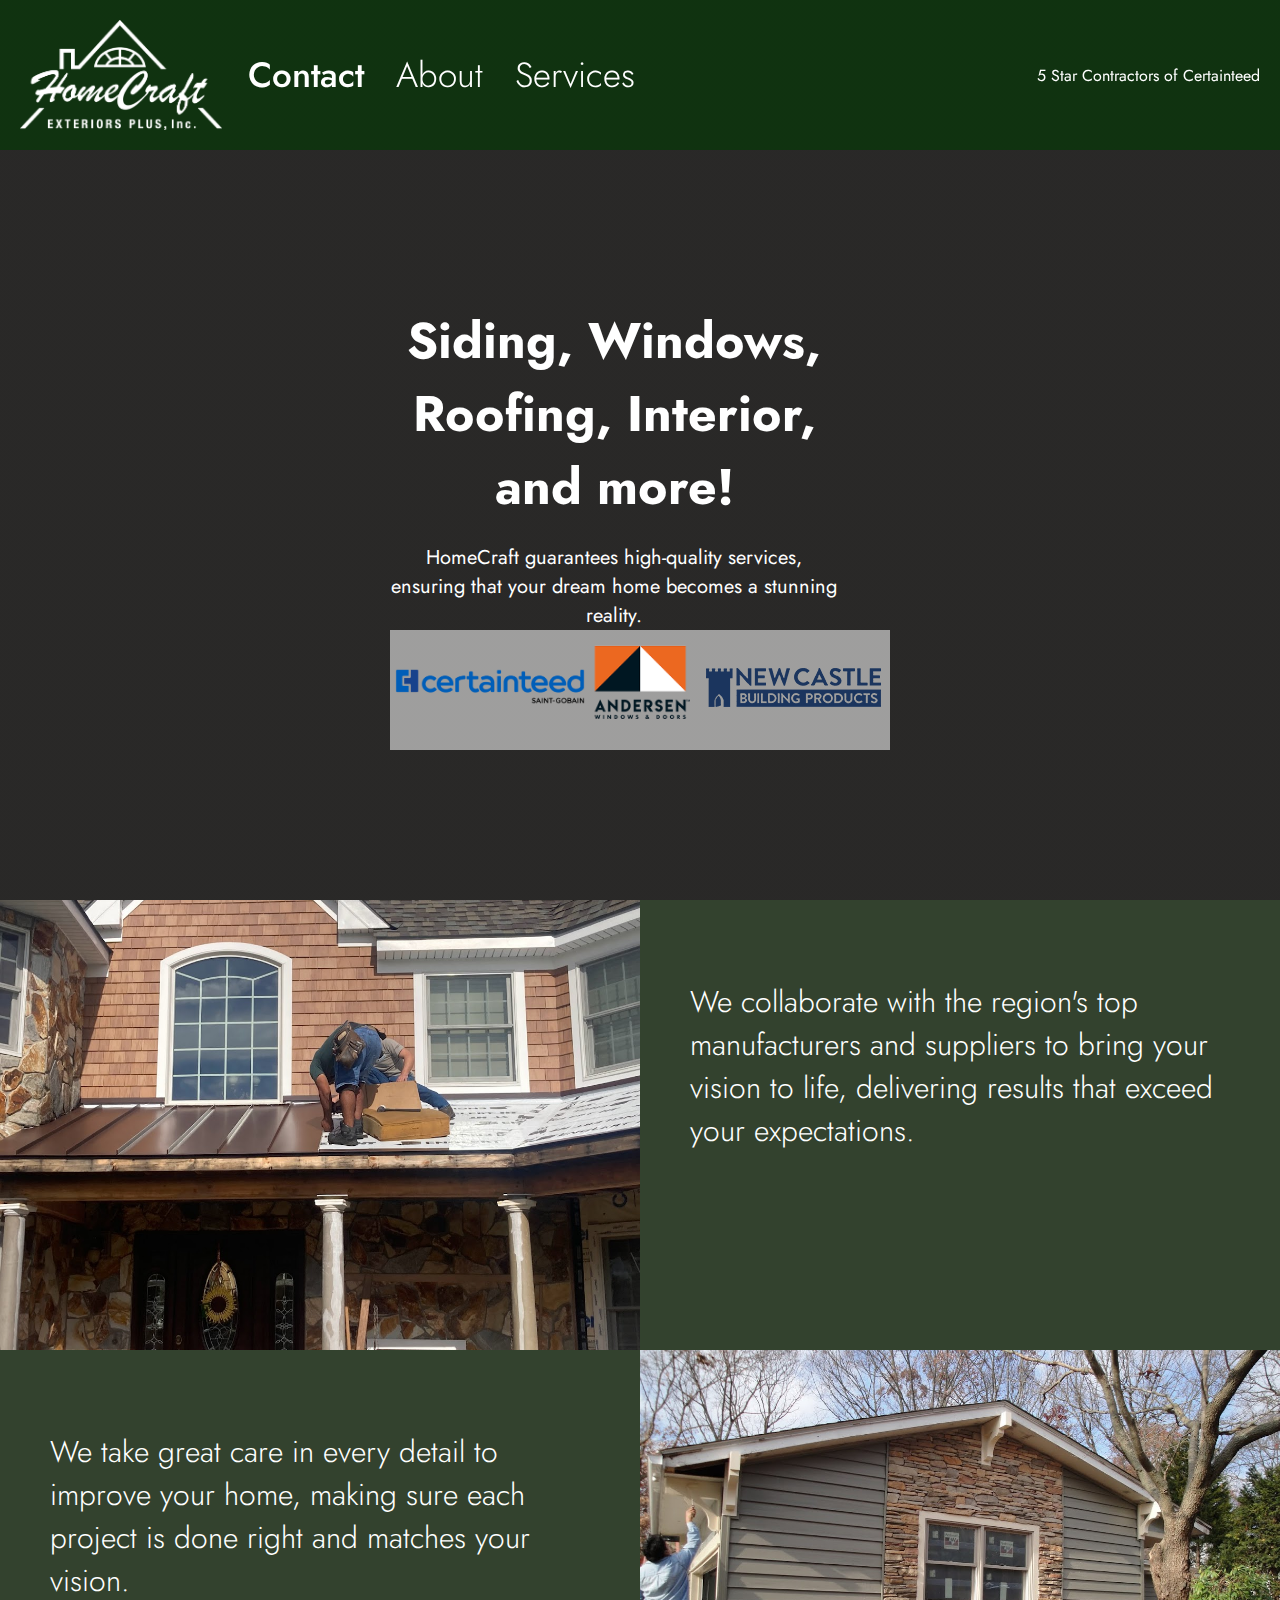
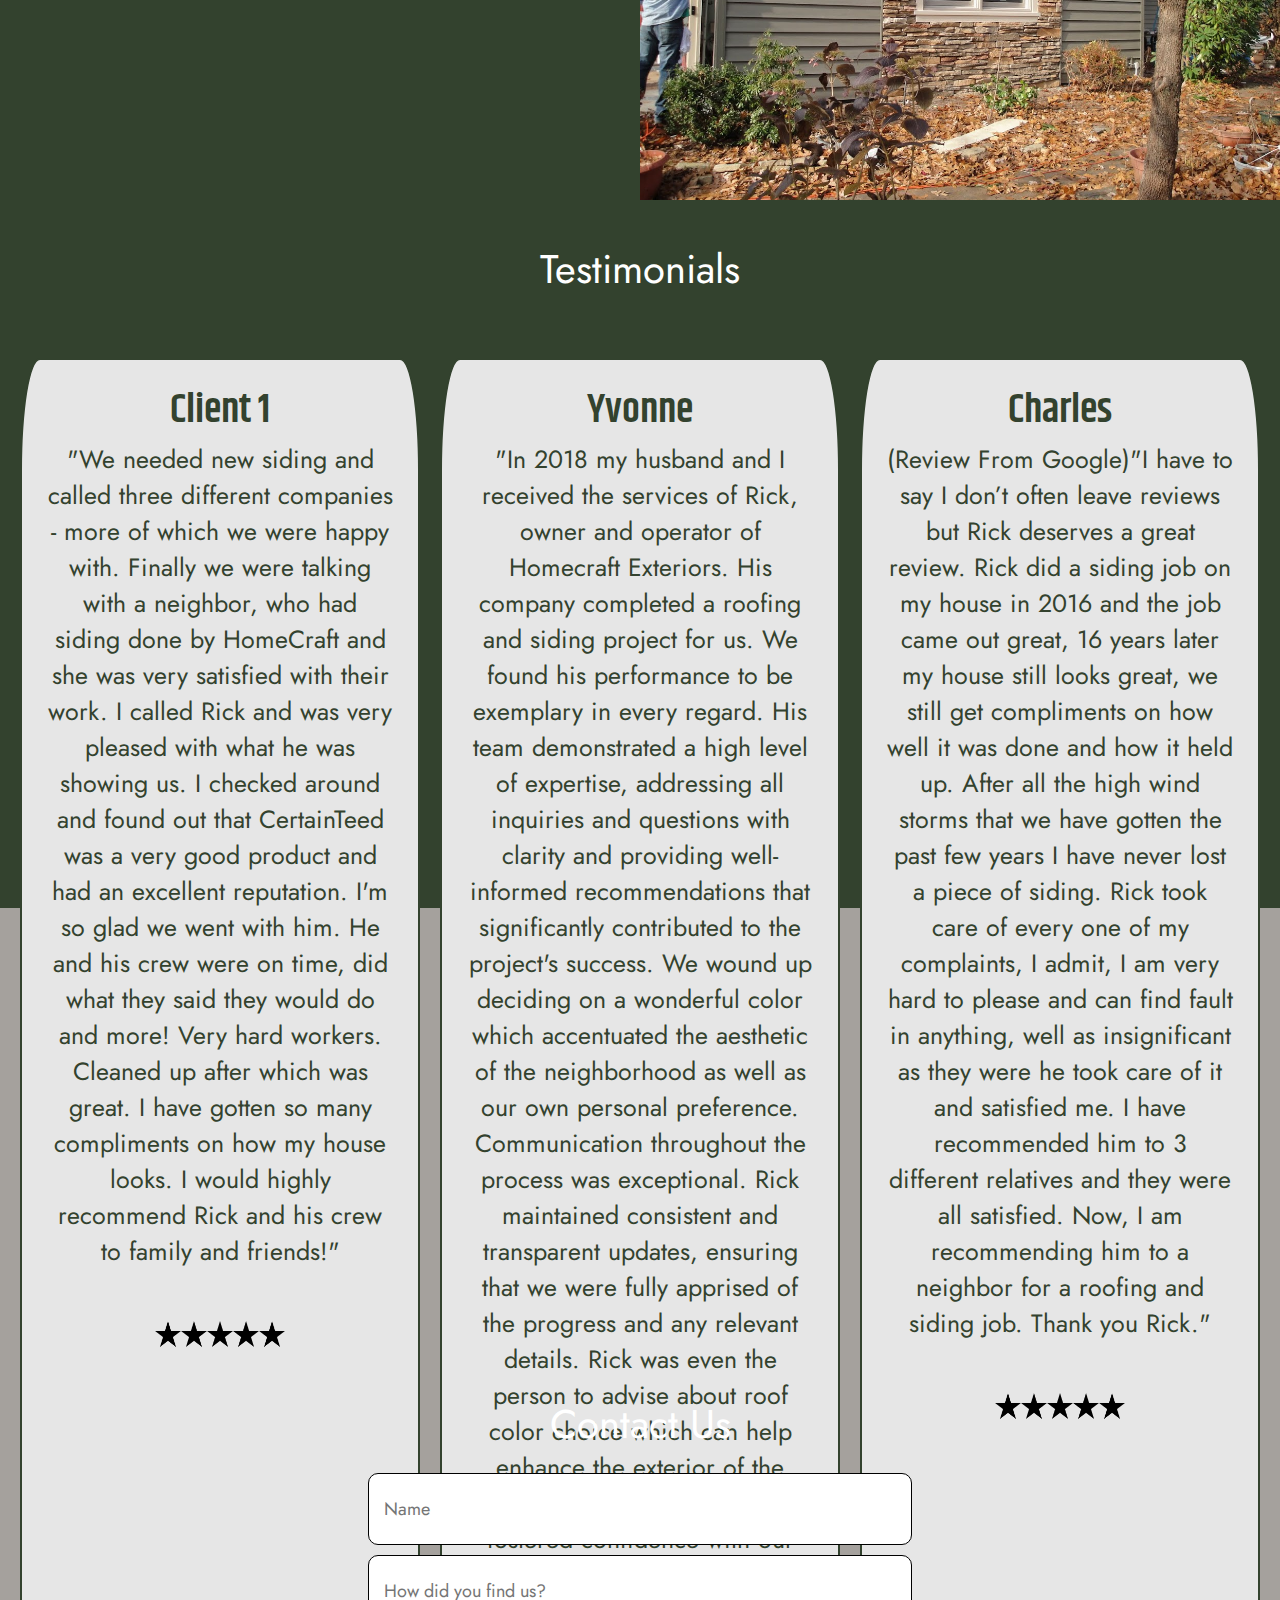
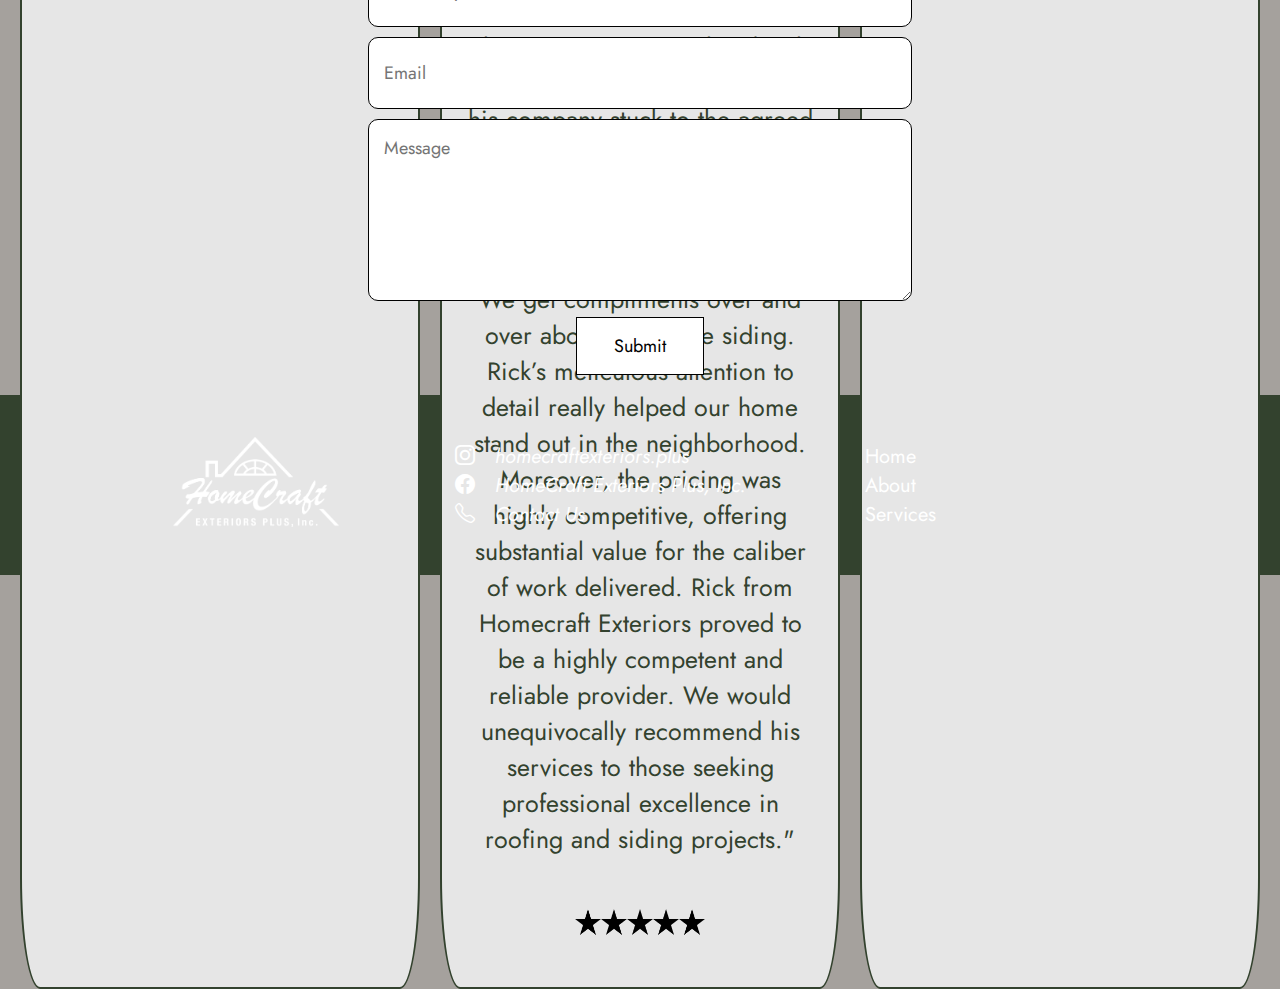
<file: index.html>
<!DOCTYPE html>
<html lang="en">
  <head>
    <meta charset="UTF-8">
    <meta name="viewport" content="width=device-width, initial-scale=1.0">
    <meta http-equiv="X-UA-Compatible" content="ie=edge">
    <title>HomeCraft Exteriors</title>
    <link rel="stylesheet" href="css/all.css">
    <link rel="stylesheet" href="css/transitions.css">
    <link rel="stylesheet" href="css/home.css">
    <link rel="stylesheet" href="css/home2.css">
    <link rel="stylesheet" href="css/home3.css">
    <link rel="stylesheet" href="https://cdn.jsdelivr.net/npm/bootstrap-icons@1.11.3/font/bootstrap-icons.min.css">
    <link rel="icon" href="imgs/HomeCraft_logo_green.png" type="imgs/HomeCraft_logo_green.png">
    <link rel="preconnect" href="https://fonts.googleapis.com">
    <link rel="preconnect" href="https://fonts.gstatic.com" crossorigin>
    <link href="https://fonts.googleapis.com/css2?family=Jost:ital,wght@0,100..900;1,100..900&family=Khand:wght@300;400;500;600;700&display=swap" rel="stylesheet">
  </head>
  <body>
    <!--Main Content-->
    <main>
    </main>

    <!--Header-->
    
    <div class="s-home">
      <nav class="header">
        <div class="logo-header">
          <a href="home.html"><img class="logo-header b-header-buttons" src="imgs/HomeCraft_logo_green.png"></a>
        </div>
        <div class="b-header-buttons">
          <a href="contact.html"><button class="b-contact b-header">Contact</button></a>
          <a href="about.html"><button class="b-about b-header">About</button></a>
          <a href="services.html"><button class="b-services b-header">Services</button></a>
        </div>
        <div class="fivestar">
          <p class="p-fivestar">
            5 Star Contractors of Certainteed
          </p>
        </div>
      </nav>

    <!--Home Body-->
      <div class="t-home">
        <div class="h-home">
          <h1 class="home-text">Siding, Windows, Roofing, Interior, and more!</h1>
        </div>
        <div class="p-home">
          <p class="home-text">HomeCraft guarantees high-quality services, ensuring that your dream home becomes a stunning reality.</p>
        </div>

        <div class="companies">
          <div class="ct-logo">
            <img src="imgs/ct-logo.png" class="ct-logo-img">
          </div>
          <div class="aw-logo">
            <img src="imgs/Aw-logo.png" class="aw-logo-img">
          </div>
          <div class="nc-logo">
            <img src="imgs/nc-logo.png" class="nc-logo-img">
          </div>
        </div>
      </div>
    </div>
	
    <!--Below Home-->

    <div class="below-home">
      
      <div class="desc-container">
        <div class="image image-left">
          <img src="imgs/img-1.jpg" class="image image-left">
        </div>

        <div class="text">
          <p class="p-text">
            We collaborate with the region's top manufacturers and suppliers to bring your vision to life, delivering results that exceed your expectations.
          </p>
        </div>
      </div>

      <div class="desc-container two">
        <div class="image image-left">
          <img src="imgs/img-2.png" class="image image-left">
        </div>

        <div class="text">
          <p class="p-text">
            We take great care in every detail to improve your home, making sure each project is done right and matches your vision.          </p>
        </div>
      </div>
    </div>
    
    <!--Reviews-->

    <div class="reviews">
      
      <div class="h-reviews">
        <div class="h-reviews">Testimonials</div>
      </div>
      
      <div class="container-reviews">
        <div class="review green-border r-1">
          <div class="client">Client 1</div>
          <div class="client-desc">
            "We needed new siding and called three different companies - more of which we were happy with. Finally we were talking with a neighbor, who had siding done by HomeCraft and she was very satisfied with their work. I called Rick and was very pleased with what he was showing us. I checked around and found out that CertainTeed was a very good product and had an excellent reputation. I'm so glad we went with him. He and his crew were on time, did what they said they would do and more! Very hard workers. Cleaned up after which was great. I have gotten so many compliments on how my house looks. I would highly recommend Rick and his crew to family and friends!"
          </div>
          <div class="stars-container">
            <img src="imgs/stars.png" class="stars">
          </div>        </div>
        <div class="review green-border r-2">
          <div class="client">Yvonne</div>
          <div class="client-desc">
            "In 2018 my husband and I received the services of Rick, owner and operator of Homecraft
            Exteriors. His company completed a roofing and siding project for us. We found his
            performance to be exemplary in every regard. His team demonstrated a high level of expertise,
            addressing all inquiries and questions with clarity and providing well-informed recommendations
            that significantly contributed to the project's success.
            We wound up deciding on a wonderful color which accentuated the aesthetic of the
            neighborhood as well as our own personal preference. Communication throughout the process
            was exceptional. Rick maintained consistent and transparent updates, ensuring that we were
            fully apprised of the progress and any relevant details. Rick was even the person to advise
            about roof color choice which can help enhance the exterior of the house. This communication
            fostered confidence with our choices and facilitated a smooth workflow for his employees.
            The project was completed with remarkable efficiency. Rick and his company stuck to the
            agreed timeline without compromising any quality anywhere. The final results were both
            aesthetically pleasing and functionally sound. We get compliments over and over about our
            house siding. Rick’s meticulous attention to detail really helped our home stand out in the
            neighborhood. Moreover, the pricing was highly competitive, offering substantial value for the
            caliber of work delivered.
            Rick from Homecraft Exteriors proved to be a highly competent and reliable provider. We would
            unequivocally recommend his services to those seeking professional excellence in roofing and
            siding projects."
          </div>
          <div class="stars-container">
            <img src="imgs/stars.png" class="stars">
          </div>
        </div>
        <div class="review green-border r-3">
          <div class="client">Charles</div>
          <div class="client-desc">
            (Review From Google)"I have to say I don’t often leave reviews but Rick deserves a great review. Rick did a siding job on my house in 2016 and the job came out great, 16 years later my house still looks great, we still get compliments on how well it was done and how it held up. After all the high wind storms that we have gotten the past few years I have never lost a piece of siding. Rick took care of every one of my complaints, I admit, I am very hard to please and can find fault in anything, well as insignificant as they were he took care of it and satisfied me. I have recommended him to 3 different relatives and they were all satisfied. Now, I am recommending him to a neighbor for a roofing and siding job. Thank you Rick."
          </div>
          <div class="stars-container">
          <img src="imgs/stars.png" class="stars">
          </div>
        </div>
      </div>
    </div>


    <div class="divider-container"></div>

    <!--Contact Sheet-->
  
    <div class="contact-container">
      <div class="h-reviews h-contact">Contact Us</div>
      <form id="contact-form">
        <input type="hidden" name="_template" value="table">
        <input type="hidden" name="_next" value="http://127.0.0.1:5503/home.html">
        <input type="hidden" name="_subject" value="New submission!"> 
          <div class="form-group">
              <input type="text" id="name" name="name" placeholder="Name" required>
          </div>
          <div class="form-group">
              <input type="text" id="how-found" name="how-found" placeholder="How did you find us?" required>
          </div>
          <div class="form-group">
              <input type="email" id="email" name="email" placeholder="Email" required>
          </div>
          <div class="form-group">
            <textarea type="text" id="message" name="message" rows="4" placeholder="Message" required></textarea>          </div>
          <div class="b-submit-container">
            <button type="submit" id="b-submit">Submit</button>
          </div>
      </form>
  </div>


  <!--Footer-->

  <div class="footer">
    <div class="footer-a">
      <img src="imgs/HomeCraft_logo_green.png" class="logo-footer">
    </div>
    <div class="footer-b">
      <i class="bi bi-instagram bi-footer"><a href="https://www.instagram.com/homecraftexteriors.plus/" class="footer-href">homecraftexteriors.plus</a></i>
      <i class="bi bi-facebook bi-footer"><a href="https://www.facebook.com/people/HomeCraft-Exteriors-Plus-Inc/100063713223009/" class="footer-href">HomeCraft Exteriors Plus, Inc.</a></i>
      <i class="bi bi-telephone bi-footer"><a href="contact.html" class="footer-href">Contact Us</a></i>
    </div>
    <div class="footer-c">
      <a href="home.html" class="footer-href">Home</a>
      <a href="about.html" class="footer-href">About</a>
      <a href="services.html" class="footer-href">Services</a>
    </div>
  </div>

  <button onclick="topFunction()" id="myBtn" title="Go to top">&#11165;</button>
  <script src="scripst.js"></script>

  </body>
</html>
</file>
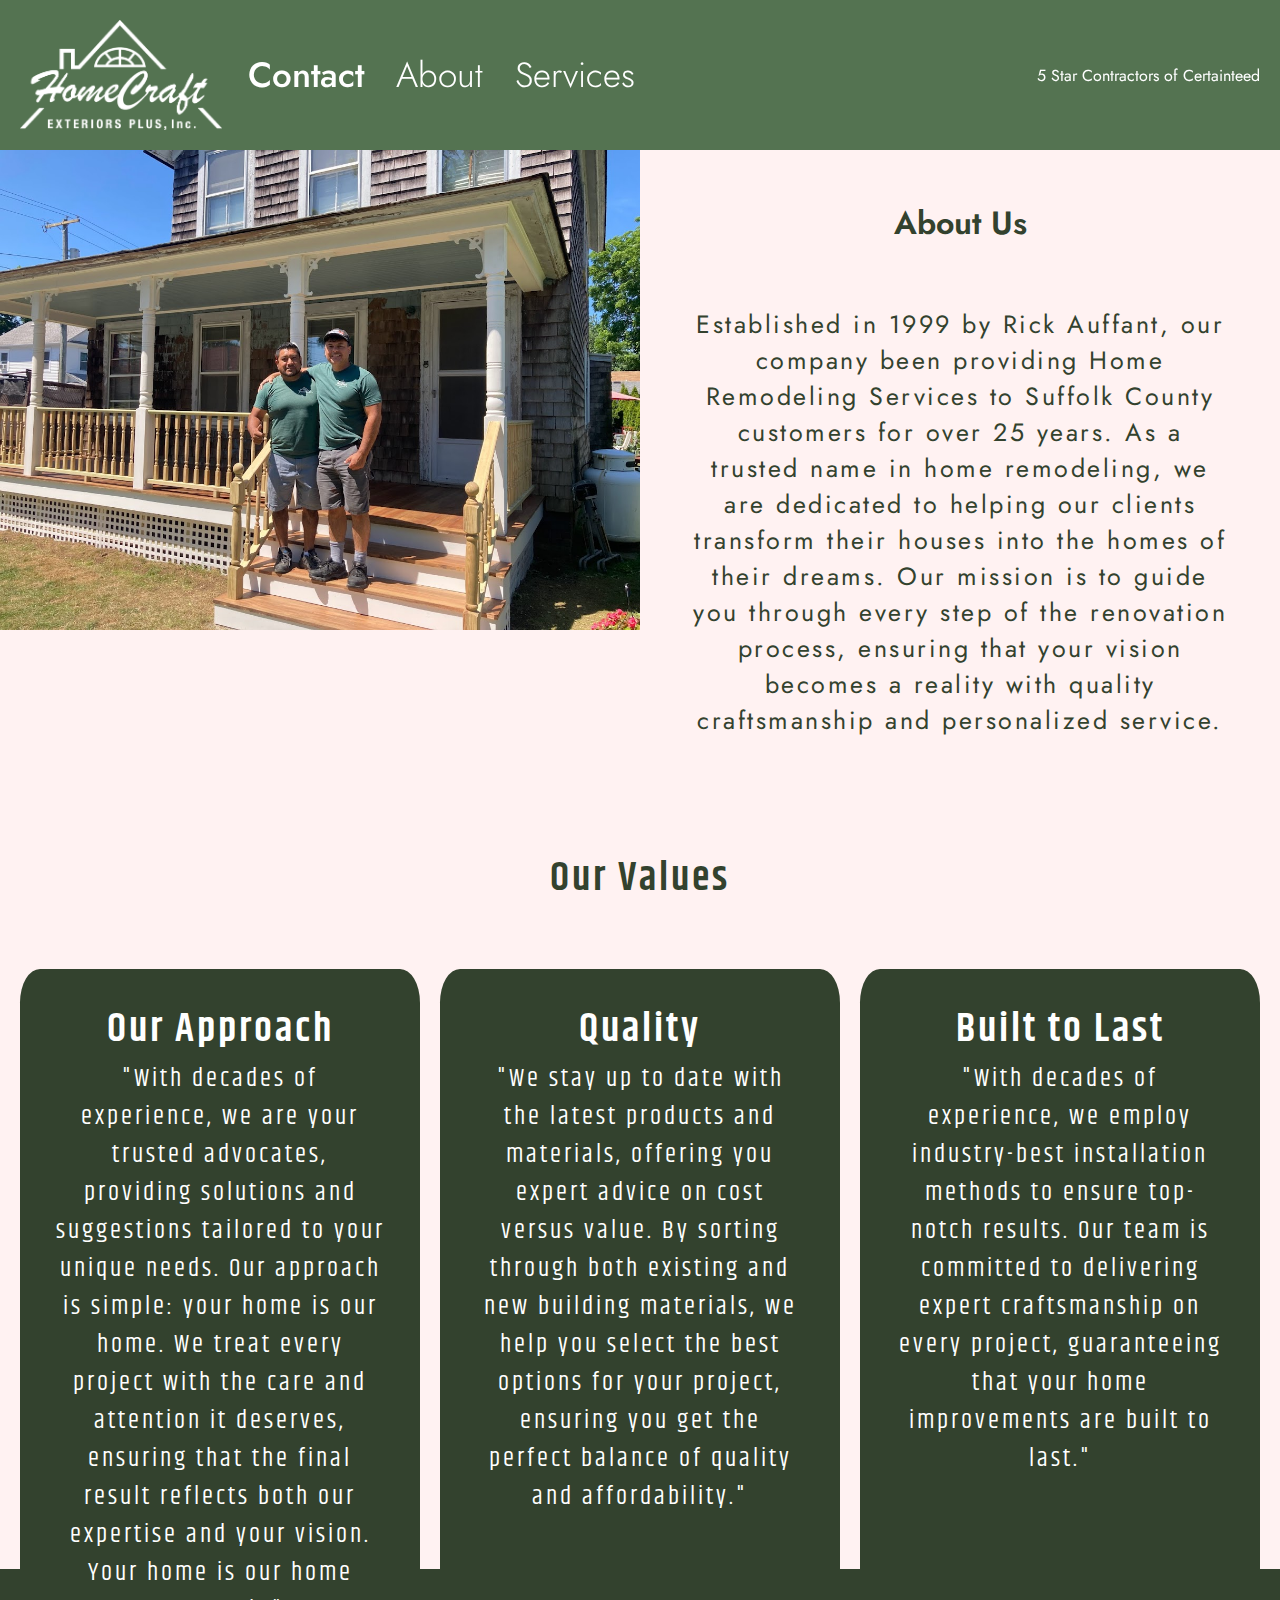
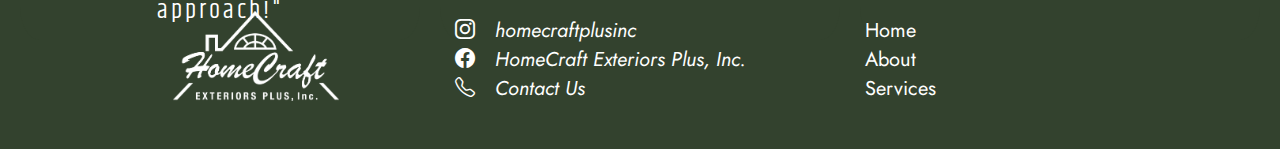
<file: about.html>
<!DOCTYPE html>
<html lang="en">
  <head>
    <meta charset="UTF-8">
    <meta name="viewport" content="width=device-width, initial-scale=1, maximum-scale=1">    <meta http-equiv="X-UA-Compatible" content="ie=edge">
    <title>HomeCraft Exteriors</title>
    <link rel="stylesheet" href="css/all.css">
    <link rel="stylesheet" href="css/transitions.css">
    <link rel="stylesheet" href="css/about.css">
    <link rel="stylesheet" href="https://cdn.jsdelivr.net/npm/bootstrap-icons@1.11.3/font/bootstrap-icons.min.css">
    <link rel="icon" href="imgs/HomeCraft_logo_green.png" type="image/png">
    <link rel="preconnect" href="https://fonts.googleapis.com">
    <link rel="preconnect" href="https://fonts.gstatic.com" crossorigin>
    <link href="https://fonts.googleapis.com/css2?family=Jost:ital,wght@0,100..900;1,100..900&family=Khand:wght@300;400;500;600;700&display=swap" rel="stylesheet">
  </head>

  <main>
  </main>
  <body>

    <!--Header-->
    <div class="s-home">
      <nav class="header">
        <div class="logo-header">
          <a href="index.html"><img class="logo-header b-header-buttons" src="imgs/HomeCraft_logo_green.png"></a>
        </div>
        <div class="b-header-buttons">
          <a href="contact.html"><button class="b-contact b-header">Contact</button></a>
          <a href="about.html"><button class="b-about b-header">About</button></a>
          <a href="services.html"><button class="b-services b-header">Services</button></a>
        </div>
        <div class="fivestar">
          <p class="p-fivestar">
            5 Star Contractors of Certainteed
          </p>
        </div>
      </nav>

      <div class="about-container">
        <div class="img-about-container"><img src="imgs/about.png" alt="about-image" class="img-about"></div>
        <div class="about-text-container">
        <div class="h-aboutus">
          About Us
        </div>
        
        <div class="p-aboutus">
          Established in 1999 by Rick Auffant, our company been providing Home Remodeling Services to Suffolk County customers for over 25 years. As a trusted name in home remodeling, we are dedicated to helping our clients transform their houses into the homes of their dreams. Our mission is to guide you through every step of the renovation process, ensuring that your vision becomes a reality with quality craftsmanship and personalized service.
        </div>
      </div>
      </div>

      <!--Values-->

      <div class="values">
      
        <div class="h-values">
          <div class="h-values">Our Values</div>
        </div>
        
        <div class="container-values">
          <div class="value v-1">
            <div class="values">Our Approach</div>
            <div class="desc">
              "With decades of experience, we are your trusted advocates, providing solutions and suggestions tailored to your unique needs. Our approach is simple: your home is our home. We treat every project with the care and attention it deserves, ensuring that the final result reflects both our expertise and your vision. Your home is our home approach!"
            </div>   
          </div>
          <div class="value v-2">
            <div class="values">Quality</div>
            <div class="desc">
              "We stay up to date with the latest products and materials, offering you expert advice on cost versus value. By sorting through both existing and new building materials, we help you select the best options for your project, ensuring you get the perfect balance of quality and affordability."
            </div>
          </div>
          <div class="value v-3">
            <div class="values">Built to Last</div>
            <div class="desc">
              "With decades of experience, we employ industry-best installation methods to ensure top-notch results. Our team is committed to delivering expert craftsmanship on every project, guaranteeing that your home improvements are built to last."
            </div>
          </div>
        </div>
      </div>

  <div class="footer">
    <div class="footer-a">
      <img src="imgs/HomeCraft_logo_green.png" class="logo-footer">
    </div>
    <div class="footer-b">
      <i class="bi bi-instagram bi-footer"><a href="https://www.instagram.com/homecraftexteriors.plus/" class="footer-href">homecraftplusinc</a></i>
      <i class="bi bi-facebook bi-footer"><a href="https://www.facebook.com/people/HomeCraft-Exteriors-Plus-Inc/100063713223009/" class="footer-href">HomeCraft Exteriors Plus, Inc.</a></i>
      <i class="bi bi-telephone bi-footer"><a href="contact.html" class="footer-href">Contact Us</a></i>
    </div>
    <div class="footer-c">
      <a href="index.html" class="footer-href">Home</a>
      <a href="about.html" class="footer-href">About</a>
      <a href="services.html" class="footer-href">Services</a>
    </div>
  </div>

  <button onclick="topFunction()" id="myBtn" title="Go to top">▲</button>
  <script src="scripst.js"></script>
  </body>
</file>
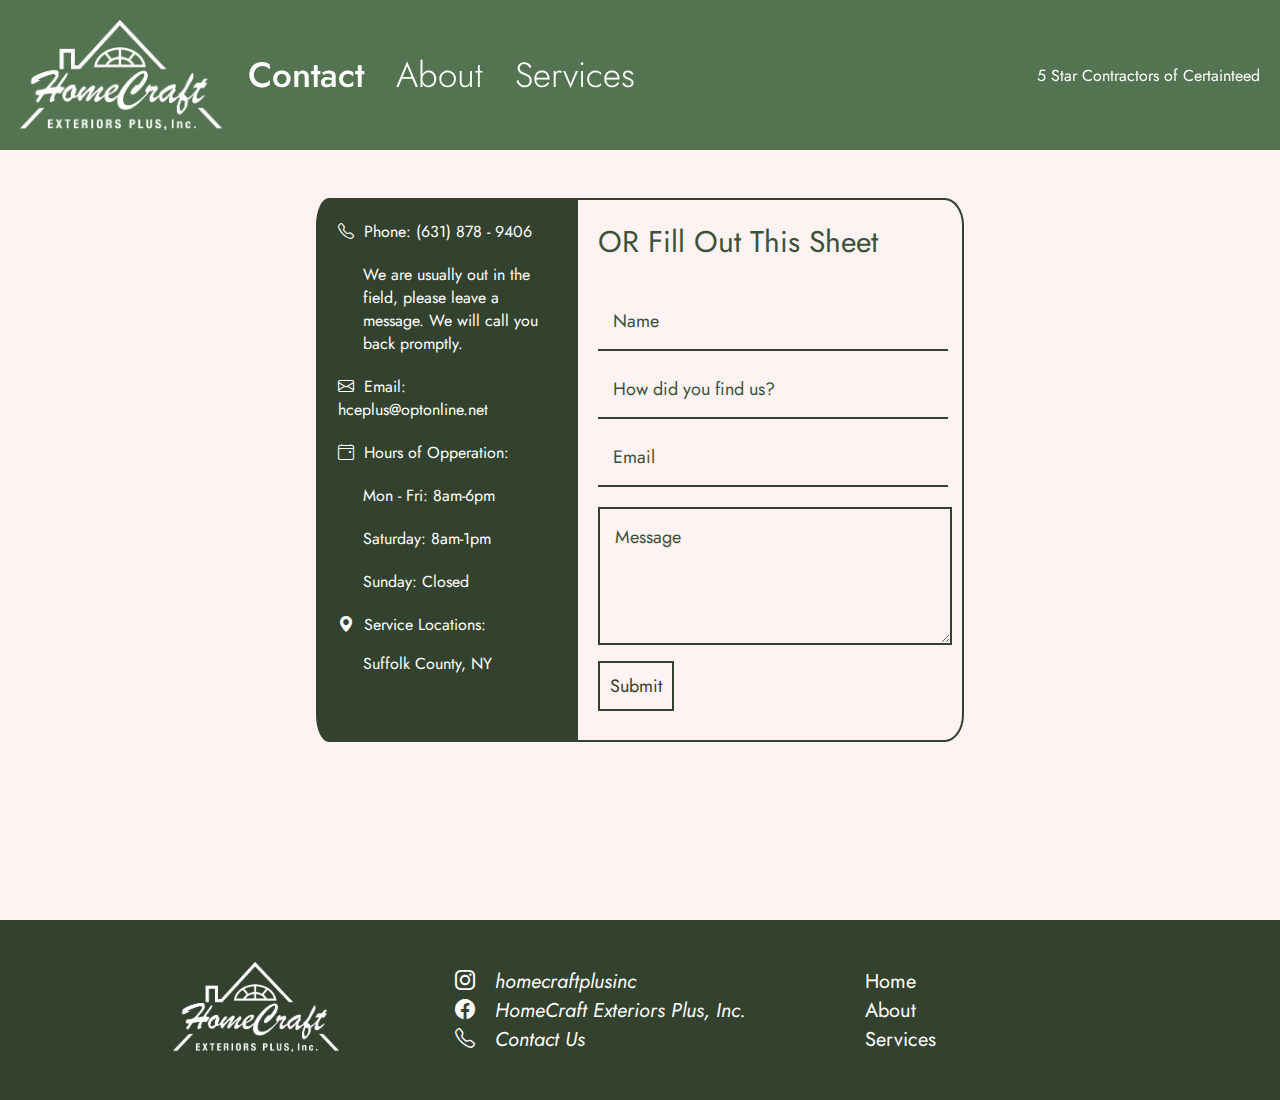
<file: contact.html>
<!DOCTYPE html>
<html lang="en">
  <head>
    <meta charset="UTF-8">
    <meta name="viewport" content="width=device-width, initial-scale=1, maximum-scale=1">    <meta http-equiv="X-UA-Compatible" content="ie=edge">
    <title>HomeCraft Exteriors</title>
    <link rel="stylesheet" href="css/contact.css">
    <link rel="stylesheet" href="css/transitions.css">
    <link rel="stylesheet" href="css/all.css">
    <link rel="stylesheet" href="https://cdn.jsdelivr.net/npm/bootstrap-icons@1.11.3/font/bootstrap-icons.min.css">
    <link rel="icon" href="imgs/HomeCraft_logo_green.png" type="image/png">
    <link rel="preconnect" href="https://fonts.googleapis.com">
    <link rel="preconnect" href="https://fonts.gstatic.com" crossorigin>
    <link href="https://fonts.googleapis.com/css2?family=Jost:ital,wght@0,100..900;1,100..900&family=Khand:wght@300;400;500;600;700&display=swap" rel="stylesheet">
  </head>

  <main>
  </main>
  <body>

    <!--Header-->
    <div class="s-home">
      <nav class="header">
        <div class="logo-header">
          <a href="index.html"><img class="logo-header b-header-buttons" src="imgs/HomeCraft_logo_green.png"></a>
        </div>
        <div class="b-header-buttons">
          <a href="contact.html"><button class="b-contact b-header">Contact</button></a>
          <a href="about.html"><button class="b-about b-header">About</button></a>
          <a href="services.html"><button class="b-services b-header">Services</button></a>
        </div>
        <div class="fivestar">
          <p class="p-fivestar">
            5 Star Contractors of Certainteed
          </p>
        </div>
      </nav>

    <div class="container">
      <div class="left-contact-container green-border">
        <div class="t-contact"><i class="bi bi-telephone"></i><a href="tel:+16318789406" class="phone-link">Phone: (631) 878 - 9406</a></div>
        <div class="t-contact indent">We are usually out in the field, please leave a message. We will call you back promptly.</div>
        <div class="t-contact"><i class="bi bi-envelope"></i>Email: hceplus@optonline.net</div>
        <div class="t-contact"><i class="bi bi-calendar4-event"></i>Hours of Opperation:</div>
        <div class="t-contact indent">Mon - Fri: 8am-6pm</div>
        <div class="t-contact indent">Saturday: 8am-1pm</div>
        <div class="t-contact indent">Sunday: Closed</div>
        <div class="t-contact"><i class="bi bi-geo-alt-fill"></i>Service Locations:</div>
        <div class="t-contact indent temp">
          <ul>
            <li>Suffolk County, NY</li>
            <li></li>
          </ul>
        </div>
      </div>

      
      <!--Contact Sheet-->
      <div class="contact-container green-border">
        <div class="h-reviews h-contact">OR Fill Out This Sheet</div>
        <form id="contact-form" action="https://formsubmit.co/emmie.auffant@gmail.com" method="POST">
          <input type="hidden" name="_template" value="table">
          <input type="hidden" name="_next" value="https://homecraftplus.com/contact.html">
          <input type="hidden" name="_subject" value="New submission!">  
          <div class="form-group">
                <input type="text" id="name" name="name" placeholder="Name" required>
            </div>
            <div class="form-group">
                <input type="text" id="how-found" name="how-found" placeholder="How did you find us?" required>
            </div>
            <div class="form-group">
                <input type="email" id="email" name="email" placeholder="Email" required>
            </div>
            <div class="form-group">
              <textarea type="text" id="message" name="message" rows="4" placeholder="Message" required></textarea>          </div>
            <div class="b-submit-container">
              <button type="submit" id="b-submit" class="b-submit green-border">Submit</button>
            </div>
        </form>
      </div>
    </div>

    <!--https://formsubmit.co/-->

    <div class="footer">
      <div class="footer-a">
        <img src="imgs/HomeCraft_logo_green.png" class="logo-footer">
      </div>
      <div class="footer-b">
        <i class="bi bi-instagram bi-footer"><a href="https://www.instagram.com/homecraftexteriors.plus/" class="footer-href">homecraftplusinc</a></i>
        <i class="bi bi-facebook bi-footer"><a href="https://www.facebook.com/people/HomeCraft-Exteriors-Plus-Inc/100063713223009/" class="footer-href">HomeCraft Exteriors Plus, Inc.</a></i>
        <i class="bi bi-telephone bi-footer"><a href="contact.html" class="footer-href">Contact Us</a></i>
      </div>
      <div class="footer-c">
        <a href="index.html" class="footer-href">Home</a>
        <a href="about.html" class="footer-href">About</a>
        <a href="services.html" class="footer-href">Services</a>
      </div>
    </div>

    <button onclick="topFunction()" id="myBtn" title="Go to top">▲</button>
    <script src="scripst.js"></script>
  </body>
</html>
</file>
<file: css/all.css>
body{
  font-family: "Jost", sans-serif, Arial;
  color: white;
  margin: 0;
  background-color:rgb(255, 242, 242);
  overflow-x: hidden;
  scroll-behavior: smooth;
}

#myBtn{
  font-family: Arial, Helvetica, sans-serif;
}

.header{
  background-color: rgba(4, 56, 6, 0.684);
  display: inline-flex;
  position: fixed;
  width: 100vw;
  height: 150px;
  align-items: center;
}

.logo-header{
  height: 110px;
  filter: grayscale(100%) brightness(300%);
}

.b-contact{
  font-weight: 500 !important;
}

.b-about, .b-services {
  margin-left: 20px;
}

.fivestar{
  display: inline-flex;
  align-items:center;
  justify-content: end;
  width: 100%;
  padding-right: 20px;
}

.p-fivestar{
  text-align: center;
}


.b-header {
  font-family: "Jost", sans-serif;
  color: white;
  font-size: 35px;
  font-weight: 300;

  background: none;
  border: none;
}

.b-header-buttons{
  margin-left: 20px;
  display: inline-flex;
  justify-content: center;
}

.footer{
  height: 20vh;
  background-color: rgb(51, 66, 46);

  display: grid;
  grid-template-columns: 28vw 32vw 28vw;
  grid-template-areas: "a b c";
  justify-content: center;
  text-align: center;
  align-items: center;
}

.footer-a{
  grid-area: a;
}

.footer-b{
  grid-area: b;
  display:grid;
  text-align: left !important;
}

.logo-footer{
  height: 10vh;
  filter: grayscale(100%) brightness(300%);
}

.footer-href, .bi-footer{
  color: white;
  text-decoration: none;
  font-size: 20px;
  padding-left: 20px;
}

.footer-c{
  grid-area: c;
  display: grid;
  text-align: left !important;
}

.footer-d{
  grid-area: d;
  display: grid;
  font-size: 20px;
  text-align: left !important;
}

.green-border{
  border: 2px solid rgb(51, 66, 46);
  
}

#myBtn {
  display: none; /* Hidden by default */
  position: fixed; /* Fixed/sticky position */
  bottom: 20px; /* Place the button at the bottom of the page */
  right: 30px; /* Place the button 30px from the right */
  z-index: 99; /* Make sure it does not overlap */
  border: 2px solid rgb(51, 66, 46);
  outline: none; /* Remove outline */
  background-color: white; /* Set a background color */
  color: rgb(51, 66, 46); /* Text color */
  cursor: pointer; /* Add a mouse pointer on hover */
  border-radius: 10px; /* Rounded corners */
  font-size: 30px; /* Increase font size */
}

#myBtn:hover {
  background-color: rgb(51, 66, 46); /* Add a dark-grey background on hover */
  color: white;
  cursor: pointer;
  border: 2px solid white;
}

@media (max-width:1024px){

  body{
    width: 100vw;
  }

  .b-about, .b-services{
    margin-left: 0;
    margin: 0 10px;
  }
  
  .header{
    display: grid;
    width: 100vw;
    overflow: clip;
    justify-content: center;
    height: 100px !important;
  }
  
  .fivestar{
    width: 100%;
    justify-content: center;
    margin: 0;
    padding: 0;
    font-size: small;
  }

  .p-fivestar{
    padding: 0;
    margin: 0;
    padding-bottom: 5px;
  }
  
  .b-header {
    font-size: 100%;
    width: 100%;
    padding: 10px 10px !important;
    text-align: center;
    margin: 0;
  }

  .b-header-buttons{
    display: grid;
    grid-template-columns: 33% 33% 33%;
    grid-template-areas: "1 2 3";
    text-align: center;
    margin: 0;
  }

  .b-contact{
    grid-area: 1;
    font-size: x-large;
  }

  .b-about{
    grid-area: 2;
    font-size: x-large;
  }

  .b-services{
    grid-area: 3;
    font-size: x-large;
  }

  .logo-header{
    justify-self: center;
    text-align: center;
    margin: 5px 0;
    height: 6vh;
  }

  .b-contact, .b-about, .b-services{
    padding: 2px 10px !important;
  }
}

@media (max-width:600px){
  .footer{
    grid-template-columns: 50vw 50vw;
    grid-template-areas: "a b";
  }

  .bi-footer{
    font-size: 20px;
    padding: 0;
  }

  .footer-b{
    justify-content: baseline;
  }
  
  .footer-d{
    font-size: 10px;
    text-align: center !important;
    align-items: start;
  }

  .logo-footer{
    height: 8vh;
    padding-top: 7px;
  }

  .footer-c{
    display:none;
  }

  .footer-href{
    font-size: 12px;
  }
}
</file>
<file: css/transitions.css>
.b-header-buttons :hover{
  cursor: pointer;
  color: rgb(214, 214, 214);
}

.b-submit :hover{
  cursor: pointer;
}
</file>
<file: css/home.css>
.s-home{
  height: 100vh;
  background-image: linear-gradient(rgba(0, 0, 0, 0.75), rgba(0, 0, 0, 0.75)), url("https://lh3.googleusercontent.com/pw/AP1GczOrpmmPcfUGbdNFtdVrp6YyxhWn8RKoBDaL9A3eIk2p5VkilZeh9NS1bdJ3oq7OCefEMRwG3JSju5sSkeJ35cAaEvjpeOMZxMA7dyHJ0sO1P0LkoQpyxMq9DDRPBKptmZ3fSNk5SCEcLvfZA58-KfFC=w1215-h911-s-no-gm?authuser=0");
  background-repeat: no-repeat;
  background-size:cover;
  background-position: center;
}

.t-home {
  display: grid;
  justify-content: center;
  text-align: center;
  padding-top: 30vh;
  height: 50vh;
}

.h-home {
  font-size:25px;
  width: 35vw;
}

.p-home{
  font-size: 20px;
  width: 35vw;

}

.home-text {
  margin-bottom: 0;
}

.companies{
  display: inline-flex;
  background-color: rgba(255, 255, 255, .55);
  height: 120px;
  justify-content: space-evenly;
  align-items: center;
}

.ct-logo-img, .nc-logo-img{
  width: 200px;
}

.aw-logo-img {
  width: 100px;
}


@media (max-width: 600px){
  
  .s-home{
    width: 100vw;
    height: fit-content!important;
  }
  
  .t-home{
    width: 100vw !important;
    height: fit-content !important;
    margin: 0;
    padding: 80px 0 !important;
  }
  
  .h-home {
    width: 80vw;
    font-size:100%;
    margin: 0;
  }
  
  .p-home{
    width: 100%;
    font-size: 100%;
  }

  .home-text{
    width: 100%;
    padding-bottom: 50px;
  }
  
  .companies{
    display: grid;
    height: fit-content;
    width: 100%;
    justify-content: center;
  }
  
  .nc-logo-img{
    height: 100%;
    width: 100%;
    object-fit: cover;
  }
  
  .nc-logo{
    height: 80px;
    overflow: hidden;
  }

  .ct-logo-img{
    margin-top: 10px;
    padding: 5px;
  }
}

@media (max-width: 1200px){
  
  .s-home{
    width: 100vw;
    height: 100vh;
  }
  
  .t-home{
    width: 100%;
    height: 50vh;
    padding-top: 30vh;
  }
  
  .h-home {
    width: 50vw;
    font-size:100%;
    margin-top: 50px;
    justify-self: center;
    height: fit-content;
  }
  
  .p-home{
    width: 50vw;
    font-size: 100%;
    justify-self: center;
  }

  .home-text{
    width: 100%;
  }

  .companies{
    margin-bottom: 50px;
  }
}
</file>
<file: css/home2.css>
.below-home{
  background: rgb(51, 66, 46);
  margin: 0;
}

.desc-container{
  height: 50vh;
  display: grid;
  grid-template-columns: 1fr 2fr;
  grid-template-areas: 
  'i text';
}

.two{
  grid-template-columns: 2fr 1fr;
  grid-template-areas: 
  'text i';
}

.image{
  grid-area:i;
  overflow: clip;
  object-fit: cover;
  width: 50vw;
  height: 50vh;
}

.text{
  grid-area:text;
  padding: 50px;
}

.p-text{
  font-size:30px;
  font-weight: 300;
}

.container-reviews{
  height: 500px;
  background: rgb(51, 66, 46);
  padding-bottom:70px;
  
  display: grid;
  grid-template-columns: 400px 400px 400px;
  column-gap: 20px;
  justify-content: center;

}

.review{
  margin-top: 20px;
  color: rgb(51, 66, 46);
  border-radius: 5%;
  background-color: rgb(230, 230, 230);
}

.h-reviews{
  background: rgb(51, 66, 46);
  text-align: center;
  font-size: 40px;
  padding:20px 0;
}

.client{
  text-align: center;
  font-size: 40px;
  padding-top:20px;
  font-family: "Khand", sans-serif;
  font-weight: 600;
}

.client-desc{
  padding: 0px 25px;
  text-align: center;
  font-size: 25px;

}

.stars {
  width: 130px;
}
.stars-container{
  display: flex;
  justify-content: center;
  align-items: center;
}



@media (max-width:1024px){
  .container-reviews{
    width: 100vw;
    display: grid;
    grid-template-columns: 100%;
    grid-template-rows: 1fr 1fr 1fr;
    
    height:fit-content;
  }

  .review{
    margin: 10px 30px;
  }

  .desc-container{
    height: fit-content;
    display: grid;
    grid-template-columns: 1fr;
    grid-template-areas: 
    'i'
    'text';
  }

  .below-home{
    width: 100vw;
  }

  .image{
    width: 100%;
    height: 100%;
  }
  
  .text{
    grid-area:text;
    padding: 50px;
  }
  
  .p-text{
    font-size:30px;
    font-weight: 300;
  }

  .h-reviews{
    background: rgb(51, 66, 46);
    text-align: center;
    font-size: 40px;
    padding:20px 0;
    width: 100vw;
  }
  
  .client{
    font-size: 100%;
  }
  
  .client-desc{
    font-size: 100%;
  }
}
</file>
<file: css/home3.css>
body{
  background-color:rgb(165, 161, 157);
  margin: 0;
  padding: 0;
}

.divider-container{
  height: 50vh;
  background-image: url("https://lh3.googleusercontent.com/pw/AP1GczMdw3qaYq6G8eyDqZ6k8YNXR7SsY9maNfW4GzwzYzyNvKP9M4zh8K-LLMKfsX_4AQvVKGMGRV8eqGhNvcfrVYC38ODCDAoAFUAOAxLn0kZd27QWkjpoVNhY44SLBQ62wApAGHlTkSeI9ijFd-JIa5YZ=w1215-h911-s-no-gm?authuser=0");
  background-repeat: no-repeat;
  background-size: cover;
}

.contact-container{
  height: fit-content;
  display: grid;
  justify-content: center;
  margin-bottom: 20px;
  width: 100vw;
}

.h-contact{
  background-color: transparent !important;
  padding-top: 37px;
}

#name, #how-found, #email, #message{
  height: 40px;
  font-family: "Jost", sans-serif;
  font-size: large;
  margin-bottom: 10px;
  border-radius: 10px;
  border: 1px solid black;
  padding: 15px 15px;
  width: 40vw;
}

#message{
  height: 150px !important;
  display: inline-flex;
}

#b-submit{
  padding: 15px 15px;
  border: 1px solid black;
  background-color: white;
  width: 10vw;
  font-family: "Jost", sans-serif;
  font-weight: 400;
  font-size: large;
}

.b-submit-container{
  text-align: center;
}

@media (max-width: 1024px){

  .divider-container{
    width: 100vw;
  }

  .contact-container{
    width: 100vw;
    height: fit-content;
  }

  .contact-form{
    text-align: center;
  }
  
  .form-group{
    width: 100%;
  }

  #name, #how-found, #email, #message{
    height: 40px;
    width: 100%;
    margin:10px 20px;
  }
  
  #b-submit{
    width: 40%;
  }

  .form-group{
    width: 80vw;
  }
}
</file>
<file: css/about.css>
.about-container{
  display: grid;
  height: fit-content;
  grid-template-columns: 1fr 1fr;
  grid-template-areas: 'img text';
}

.img-about-container{
  height: fit-content;
  grid-area: img;
}

.img-about{
  margin-top: 150px;
  width: 50vw;
}

.h-aboutus, .p-aboutus{
  color: rgb(51, 66, 46);
  padding: 10px 20px;
}

.about-text-container{
  grid-area: text;
  margin-top: 150px;
}

.h-aboutus{
  font-size: xx-large;
  font-weight: 600;
  padding-top: 50px;
  text-align: center;
}

.p-aboutus{
  font-size: 25px;

  padding: 50px;
  text-align: center;
  letter-spacing: 2.5px;
}

.container-values{
  height: 500px;
  padding-bottom:70px;
  margin-bottom: 50px;
  
  display: grid;
  grid-template-columns: 400px 400px 400px;
  column-gap: 20px;
  justify-content: center;

}

.values{
  height: fit-content;
}

.value{
  margin-top: 20px;
  color: rgb(255, 255, 255);
  border-radius: 5%;
  background-color: rgb(51, 66, 46);
  padding: 10px;
}

.h-values{
  color: rgb(51, 66, 46);
  text-align: center;
  font-size: 40px;
  padding:20px 0;
  
}

.values{
  text-align: center;
  font-size: 40px;
  padding-top:20px;
  font-family: "Khand", sans-serif;
  font-weight: 600;
  letter-spacing: 3px;
}

.desc{
  padding: 0px 25px;
  text-align: center;
  font-size: 25px;
  font-weight: 400;
}

@media (max-width:1024px){
  .container-values{
    width: 100vw;
    display: grid;
    grid-template-columns: 100%;
    grid-template-rows: 1fr 1fr 1fr;
    
    height:fit-content;
  }

  .value{
    margin: 10px 30px;
  }

  .about-container{
    width: 100vw;
    grid-template-columns: 1fr;
    grid-template-areas: 
    'img''text';
  }

  .img-about{
    width: 100%;
    height: 100%;
    margin-top: 15vh;
  }
  
  .about-text-container{
    width: 100vw;
    margin-top: 0;
    text-align: center;
  }

  .p-aboutus{
    font-size: 150%;
  }
  }
  
  @media (max-width:600px){
    .img-about{
      margin-top: 18vh;
    }

    .p-aboutus{
      font-size: 100%;
    }
  }
</file>
<file: css/contact.css>
body{
  background-color:rgb(255, 242, 242);
}

.container{
  height: 100vh;
  display: grid;
  grid-template-areas: 'a b';
  align-items: center;
  justify-content: center;
  padding-top: 20px;
}

.left-contact-container{
  grid-area: a;

  height: 60vh;
  width: 20vw;
  background-color: rgb(51, 66, 46);

  border-top-left-radius: 5%;
  border-bottom-left-radius: 5%;
}

.contact-container{
  grid-area: b;

  text-align: left;
  justify-content: left;
  height: 60vh;
  width: 30vw;
  border-top-right-radius: 5%;
  border-bottom-right-radius: 5%;

  display: grid;
}

#name, #how-found, #email, #message{
  margin: 0 20px;
  padding: 15px;
  width: 25vw;
  font-family: "Jost", sans-serif;
  font-size: large;
  margin-bottom: 10px;
  background-color: transparent;
  border: none;
  border-bottom: 2px solid rgb(51, 66, 46);
}

#name::placeholder, #email::placeholder,
 #how-found::placeholder, #message::placeholder,
 #name, #email, #how-found, #message, .h-contact{
  color: rgb(59, 82, 58);
}

#message{
  border: 2px solid rgb(51, 66, 46);
  margin-top: 10px;
}

.h-contact{
  padding-top: 20px;
  padding-left: 20px;
  height: min-content;

  font-size: 30px;
}

.b-submit-container{
  padding-left: 20px;
}

#b-submit{
  padding: 10px;
  background-color: transparent;
  font-family: "Jost", sans-serif;
  font-weight: 400;
  color: rgb(51, 66, 46);
  font-size: large;
}

.t-contact{
  padding: 20px 20px;
  padding-bottom: 0;
}

.bi{
  padding-right: 10px;
}

.indent{
  margin-left: 25px;
}

ul{
  list-style:none;
  padding: 0;
}

li{
  padding-bottom: 10px;
}

.temp{
  padding-top: 0;
}

.phone-link {
  text-decoration: none;
  color: white;
}


@media (max-width:1200px) {
  
  .container{
    grid-template-areas: 'a''b';
    width: 100%;
    height: fit-content;
  }

  .left-contact-container{
    width: 100%;
    height: fit-content;
    margin-top: 25vh;
    border-top-right-radius: 5%;
    border-bottom-left-radius: 0;
    padding: 10px;
  }

  .contact-container{
    width: 100%;
    border-top-right-radius: 0;
    border-bottom-left-radius: 5%;
    margin-bottom: 20px;
    height: fit-content;
    padding: 10px;
    justify-content: center;
  }

  .form-group{
    width: 75vw;
  }

  .h-contact{
    padding: 20px;
  }

  #message, #email, #name, #how-found{
    width: 78%;
  }

  .b-submit-container{
    text-align: center;
  }

}

@media (max-width:600px) {
  
  .container{
    width: 100vw;
    height: fit-content;
    margin-top: 0;
  }

  .left-contact-container{
    width: 80vw;
    border-top-right-radius: 5%;
    border-bottom-left-radius: 0;
  }

  .contact-container{
    width: 80vw;
    border-top-right-radius: 0;
    border-bottom-left-radius: 5%;
    margin-bottom: 20px;
    height: fit-content;
    padding: 10px;
  }

  .form-group{
    width: 100%;
  }

  .h-contact{
    padding: 20px;
  }

  #message, #email, #name, #how-found{
    width: 78%;
  }

  .b-submit-container{
    text-align: center;
  }

}
</file>
